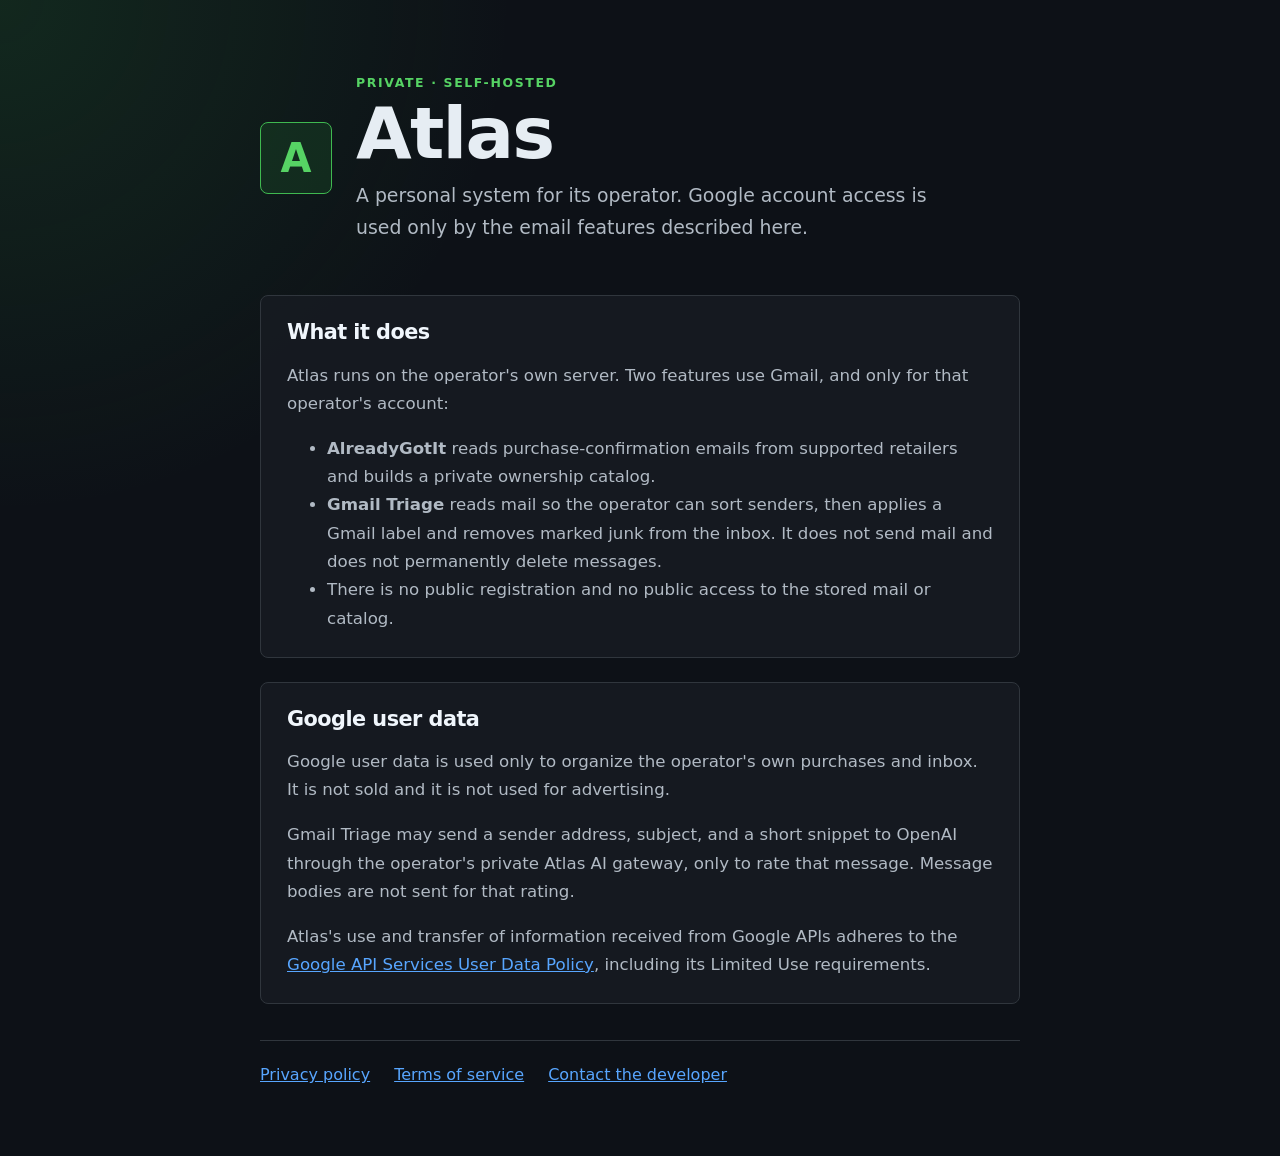
<file: index.html>
<!doctype html>
<html lang="en">
<head>
  <meta charset="utf-8">
  <meta name="viewport" content="width=device-width, initial-scale=1">
  <meta name="description" content="Atlas is a private, self-hosted system. Google access is used only for the operator's own email features.">
  <title>Atlas</title>
  <link rel="stylesheet" href="styles.css">
</head>
<body>
  <main>
    <header class="hero">
      <div class="mark" aria-hidden="true">A</div>
      <div>
        <p class="eyebrow">Private · Self-hosted</p>
        <h1>Atlas</h1>
        <p class="lede">A personal system for its operator. Google account access is used only by the email features described here.</p>
      </div>
    </header>

    <section>
      <h2>What it does</h2>
      <p>Atlas runs on the operator's own server. Two features use Gmail, and only for that operator's account:</p>
      <ul>
        <li><strong>AlreadyGotIt</strong> reads purchase-confirmation emails from supported retailers and builds a private ownership catalog.</li>
        <li><strong>Gmail Triage</strong> reads mail so the operator can sort senders, then applies a Gmail label and removes marked junk from the inbox. It does not send mail and does not permanently delete messages.</li>
        <li>There is no public registration and no public access to the stored mail or catalog.</li>
      </ul>
    </section>

    <section>
      <h2>Google user data</h2>
      <p>Google user data is used only to organize the operator's own purchases and inbox. It is not sold and it is not used for advertising.</p>
      <p>Gmail Triage may send a sender address, subject, and a short snippet to OpenAI through the operator's private Atlas AI gateway, only to rate that message. Message bodies are not sent for that rating.</p>
      <p>Atlas's use and transfer of information received from Google APIs adheres to the <a href="https://developers.google.com/terms/api-services-user-data-policy">Google API Services User Data Policy</a>, including its Limited Use requirements.</p>
    </section>

    <nav aria-label="Legal information">
      <a href="privacy.html">Privacy policy</a>
      <a href="terms.html">Terms of service</a>
      <a href="https://github.com/SirCD">Contact the developer</a>
    </nav>
  </main>
</body>
</html>
</file>
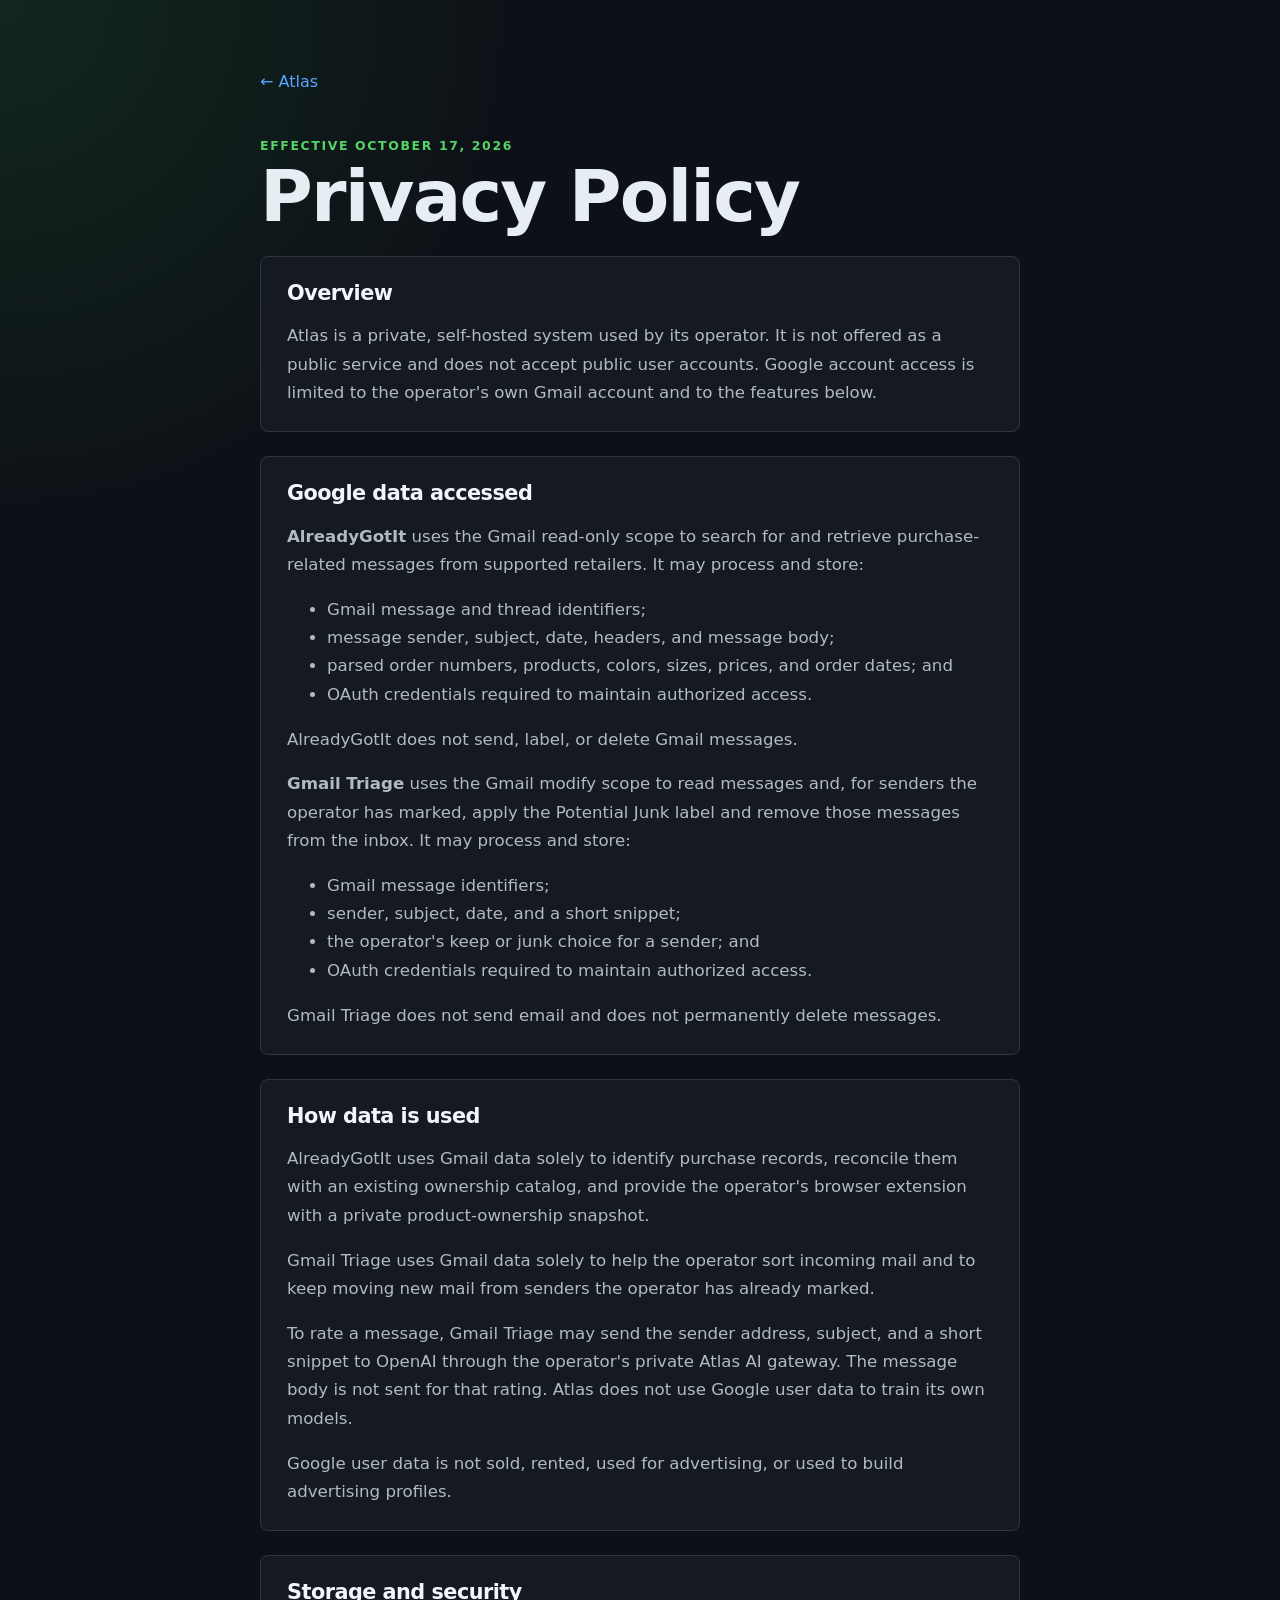
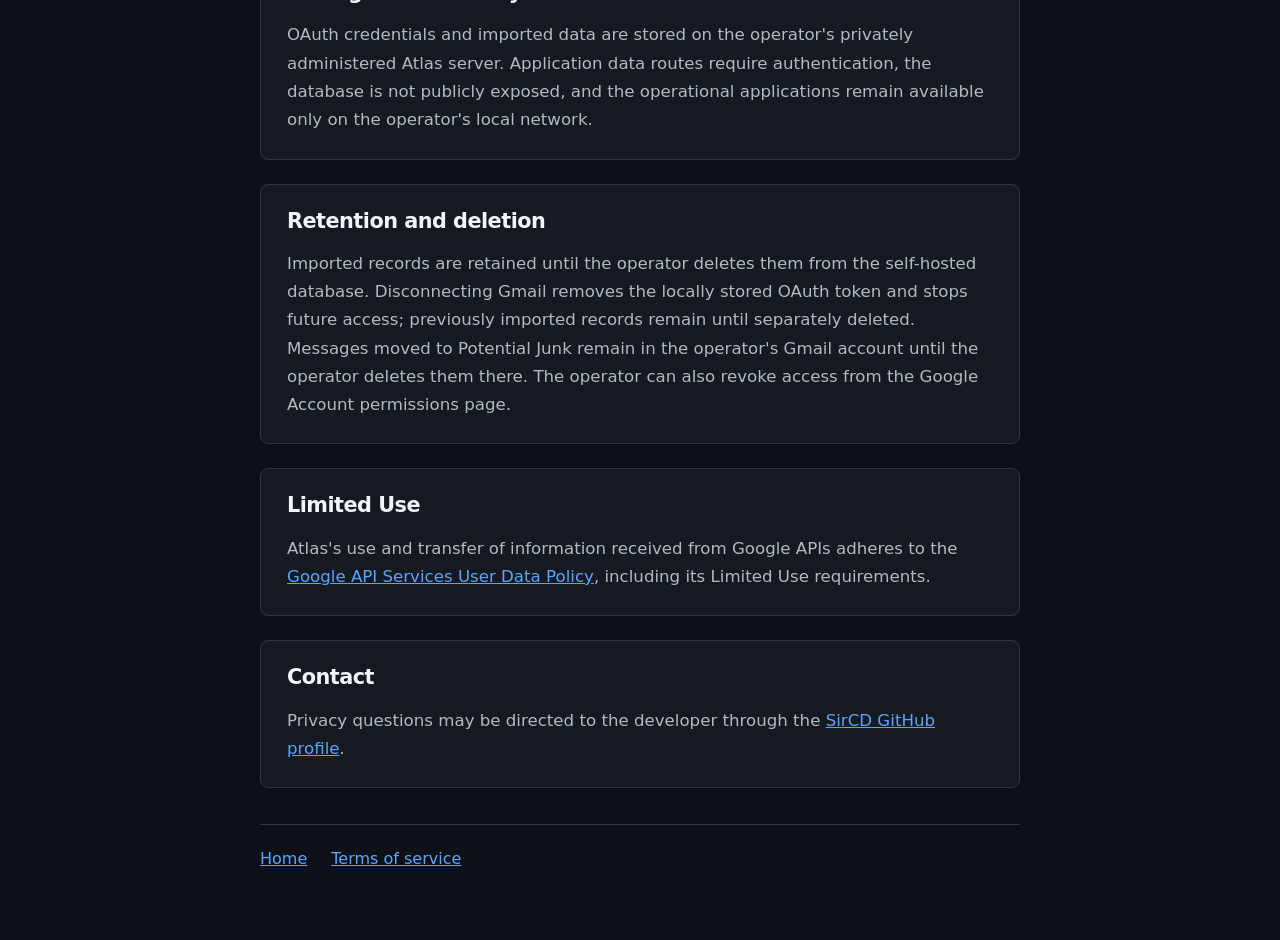
<file: privacy.html>
<!doctype html>
<html lang="en">
<head>
  <meta charset="utf-8">
  <meta name="viewport" content="width=device-width, initial-scale=1">
  <meta name="description" content="Privacy policy for Atlas.">
  <title>Privacy Policy · Atlas</title>
  <link rel="stylesheet" href="styles.css">
</head>
<body>
  <main>
    <a class="back" href="index.html">← Atlas</a>
    <p class="eyebrow">Effective October 17, 2026</p>
    <h1>Privacy Policy</h1>

    <section>
      <h2>Overview</h2>
      <p>Atlas is a private, self-hosted system used by its operator. It is not offered as a public service and does not accept public user accounts. Google account access is limited to the operator's own Gmail account and to the features below.</p>
    </section>

    <section>
      <h2>Google data accessed</h2>
      <p><strong>AlreadyGotIt</strong> uses the Gmail read-only scope to search for and retrieve purchase-related messages from supported retailers. It may process and store:</p>
      <ul>
        <li>Gmail message and thread identifiers;</li>
        <li>message sender, subject, date, headers, and message body;</li>
        <li>parsed order numbers, products, colors, sizes, prices, and order dates; and</li>
        <li>OAuth credentials required to maintain authorized access.</li>
      </ul>
      <p>AlreadyGotIt does not send, label, or delete Gmail messages.</p>
      <p><strong>Gmail Triage</strong> uses the Gmail modify scope to read messages and, for senders the operator has marked, apply the Potential Junk label and remove those messages from the inbox. It may process and store:</p>
      <ul>
        <li>Gmail message identifiers;</li>
        <li>sender, subject, date, and a short snippet;</li>
        <li>the operator's keep or junk choice for a sender; and</li>
        <li>OAuth credentials required to maintain authorized access.</li>
      </ul>
      <p>Gmail Triage does not send email and does not permanently delete messages.</p>
    </section>

    <section>
      <h2>How data is used</h2>
      <p>AlreadyGotIt uses Gmail data solely to identify purchase records, reconcile them with an existing ownership catalog, and provide the operator's browser extension with a private product-ownership snapshot.</p>
      <p>Gmail Triage uses Gmail data solely to help the operator sort incoming mail and to keep moving new mail from senders the operator has already marked.</p>
      <p>To rate a message, Gmail Triage may send the sender address, subject, and a short snippet to OpenAI through the operator's private Atlas AI gateway. The message body is not sent for that rating. Atlas does not use Google user data to train its own models.</p>
      <p>Google user data is not sold, rented, used for advertising, or used to build advertising profiles.</p>
    </section>

    <section>
      <h2>Storage and security</h2>
      <p>OAuth credentials and imported data are stored on the operator's privately administered Atlas server. Application data routes require authentication, the database is not publicly exposed, and the operational applications remain available only on the operator's local network.</p>
    </section>

    <section>
      <h2>Retention and deletion</h2>
      <p>Imported records are retained until the operator deletes them from the self-hosted database. Disconnecting Gmail removes the locally stored OAuth token and stops future access; previously imported records remain until separately deleted. Messages moved to Potential Junk remain in the operator's Gmail account until the operator deletes them there. The operator can also revoke access from the Google Account permissions page.</p>
    </section>

    <section>
      <h2>Limited Use</h2>
      <p>Atlas's use and transfer of information received from Google APIs adheres to the <a href="https://developers.google.com/terms/api-services-user-data-policy">Google API Services User Data Policy</a>, including its Limited Use requirements.</p>
    </section>

    <section>
      <h2>Contact</h2>
      <p>Privacy questions may be directed to the developer through the <a href="https://github.com/SirCD">SirCD GitHub profile</a>.</p>
    </section>

    <nav aria-label="Legal information">
      <a href="index.html">Home</a>
      <a href="terms.html">Terms of service</a>
    </nav>
  </main>
</body>
</html>
</file>
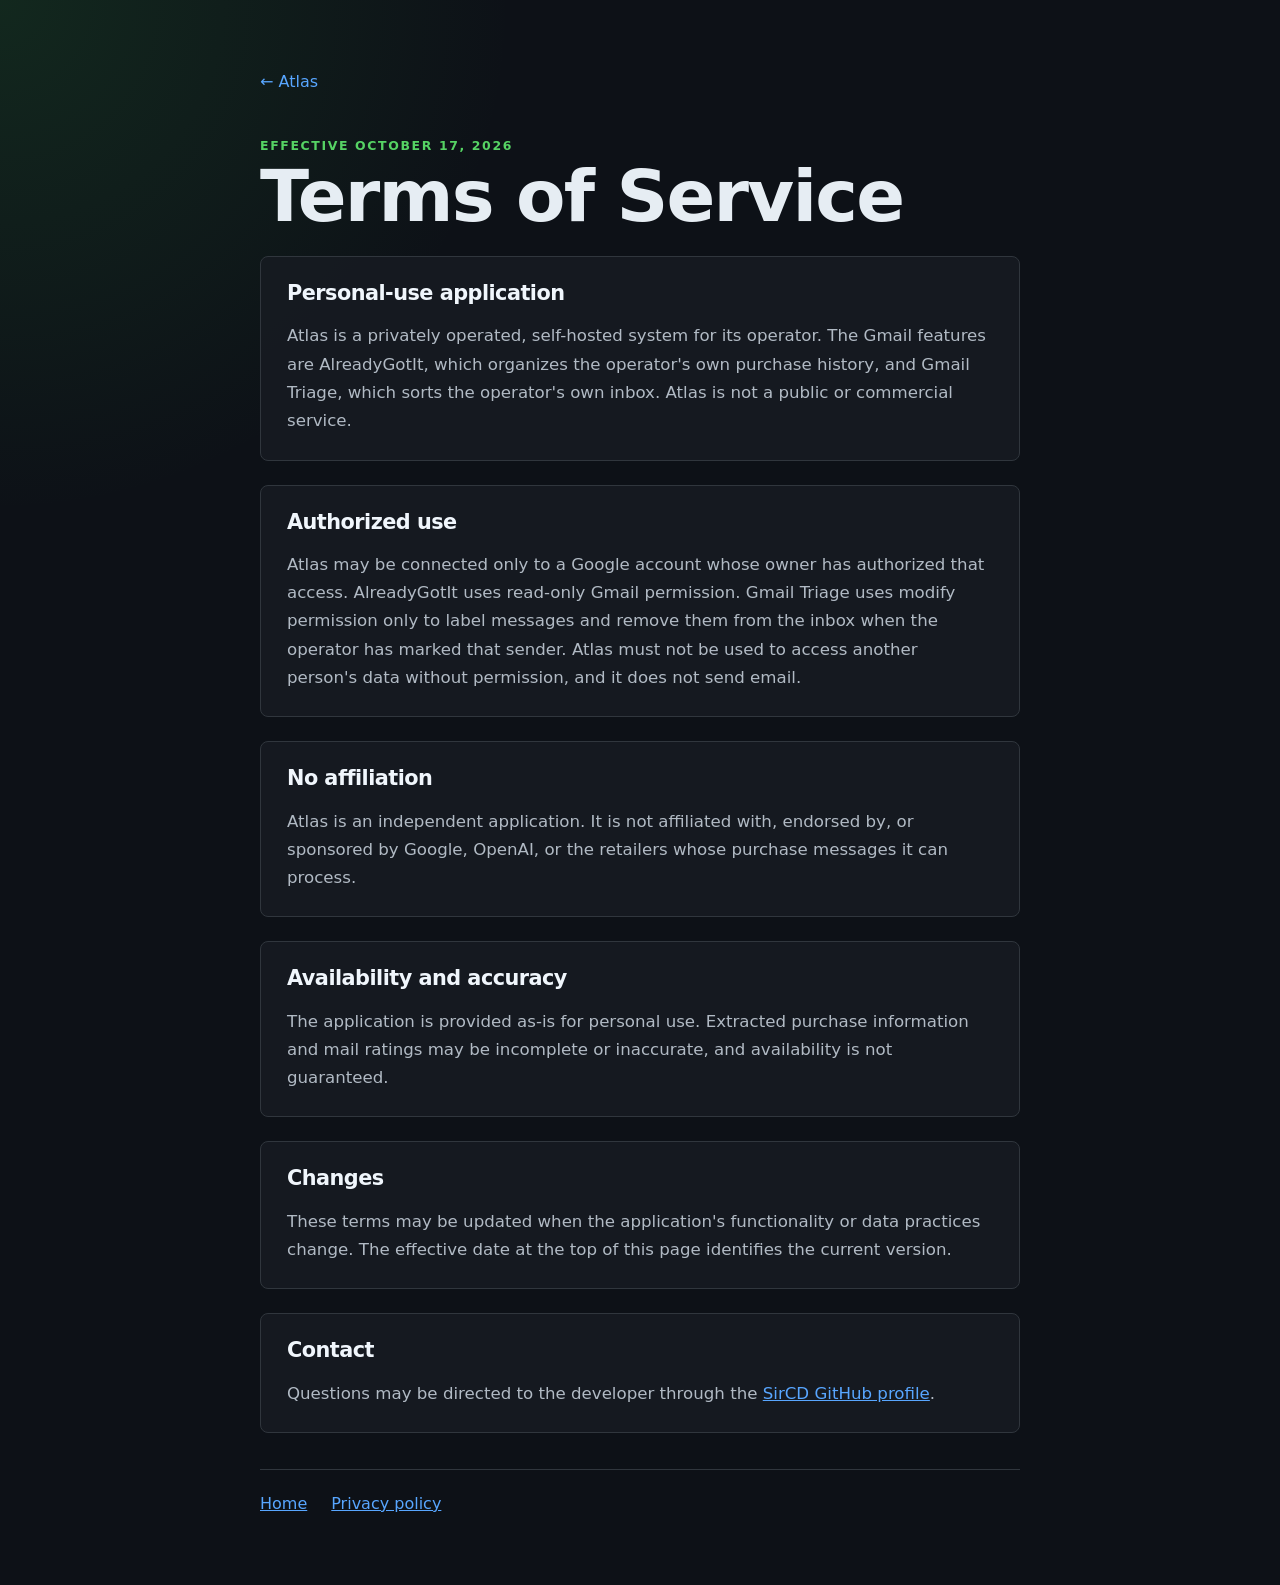
<file: terms.html>
<!doctype html>
<html lang="en">
<head>
  <meta charset="utf-8">
  <meta name="viewport" content="width=device-width, initial-scale=1">
  <meta name="description" content="Terms of service for Atlas.">
  <title>Terms of Service · Atlas</title>
  <link rel="stylesheet" href="styles.css">
</head>
<body>
  <main>
    <a class="back" href="index.html">← Atlas</a>
    <p class="eyebrow">Effective October 17, 2026</p>
    <h1>Terms of Service</h1>

    <section>
      <h2>Personal-use application</h2>
      <p>Atlas is a privately operated, self-hosted system for its operator. The Gmail features are AlreadyGotIt, which organizes the operator's own purchase history, and Gmail Triage, which sorts the operator's own inbox. Atlas is not a public or commercial service.</p>
    </section>

    <section>
      <h2>Authorized use</h2>
      <p>Atlas may be connected only to a Google account whose owner has authorized that access. AlreadyGotIt uses read-only Gmail permission. Gmail Triage uses modify permission only to label messages and remove them from the inbox when the operator has marked that sender. Atlas must not be used to access another person's data without permission, and it does not send email.</p>
    </section>

    <section>
      <h2>No affiliation</h2>
      <p>Atlas is an independent application. It is not affiliated with, endorsed by, or sponsored by Google, OpenAI, or the retailers whose purchase messages it can process.</p>
    </section>

    <section>
      <h2>Availability and accuracy</h2>
      <p>The application is provided as-is for personal use. Extracted purchase information and mail ratings may be incomplete or inaccurate, and availability is not guaranteed.</p>
    </section>

    <section>
      <h2>Changes</h2>
      <p>These terms may be updated when the application's functionality or data practices change. The effective date at the top of this page identifies the current version.</p>
    </section>

    <section>
      <h2>Contact</h2>
      <p>Questions may be directed to the developer through the <a href="https://github.com/SirCD">SirCD GitHub profile</a>.</p>
    </section>

    <nav aria-label="Legal information">
      <a href="index.html">Home</a>
      <a href="privacy.html">Privacy policy</a>
    </nav>
  </main>
</body>
</html>
</file>
<file: styles.css>
:root {
  color-scheme: dark;
  font-family: Inter, ui-sans-serif, system-ui, -apple-system, BlinkMacSystemFont, "Segoe UI", sans-serif;
  background: #0d1117;
  color: #e6edf3;
}

* {
  box-sizing: border-box;
}

body {
  margin: 0;
  min-height: 100vh;
  background:
    radial-gradient(circle at top left, rgba(46, 160, 67, 0.16), transparent 32rem),
    #0d1117;
}

main {
  width: min(760px, calc(100% - 40px));
  margin: 0 auto;
  padding: 72px 0;
}

.hero {
  display: flex;
  align-items: center;
  gap: 24px;
  margin-bottom: 52px;
}

.mark {
  display: grid;
  width: 72px;
  height: 72px;
  flex: 0 0 72px;
  place-items: center;
  border: 1px solid #3fb950;
  border-radius: 8px;
  background: rgba(46, 160, 67, 0.14);
  color: #56d364;
  font-size: 40px;
  font-weight: 800;
}

h1,
h2 {
  letter-spacing: -0.025em;
}

h1 {
  margin: 4px 0 10px;
  font-size: clamp(2.5rem, 8vw, 4.5rem);
  line-height: 1;
}

h2 {
  margin-top: 0;
  color: #f0f6fc;
  font-size: 1.3rem;
}

p,
li {
  color: #b1bac4;
  font-size: 1.04rem;
  line-height: 1.7;
}

.eyebrow {
  margin: 0;
  color: #56d364;
  font-size: 0.78rem;
  font-weight: 800;
  letter-spacing: 0.13em;
  text-transform: uppercase;
}

.lede {
  max-width: 580px;
  margin: 0;
  font-size: 1.18rem;
}

section {
  margin: 24px 0;
  padding: 24px 26px;
  border: 1px solid #30363d;
  border-radius: 8px;
  background: rgba(22, 27, 34, 0.88);
}

section p:last-child,
section ul:last-child {
  margin-bottom: 0;
}

a {
  color: #58a6ff;
}

a:hover {
  color: #79c0ff;
}

.back {
  display: inline-block;
  margin-bottom: 44px;
  text-decoration: none;
}

nav {
  display: flex;
  flex-wrap: wrap;
  gap: 12px 24px;
  margin-top: 36px;
  padding-top: 24px;
  border-top: 1px solid #30363d;
}

@media (max-width: 560px) {
  main {
    padding: 44px 0;
  }

  .hero {
    align-items: flex-start;
    flex-direction: column;
  }

  section {
    padding: 20px;
  }
}
</file>
